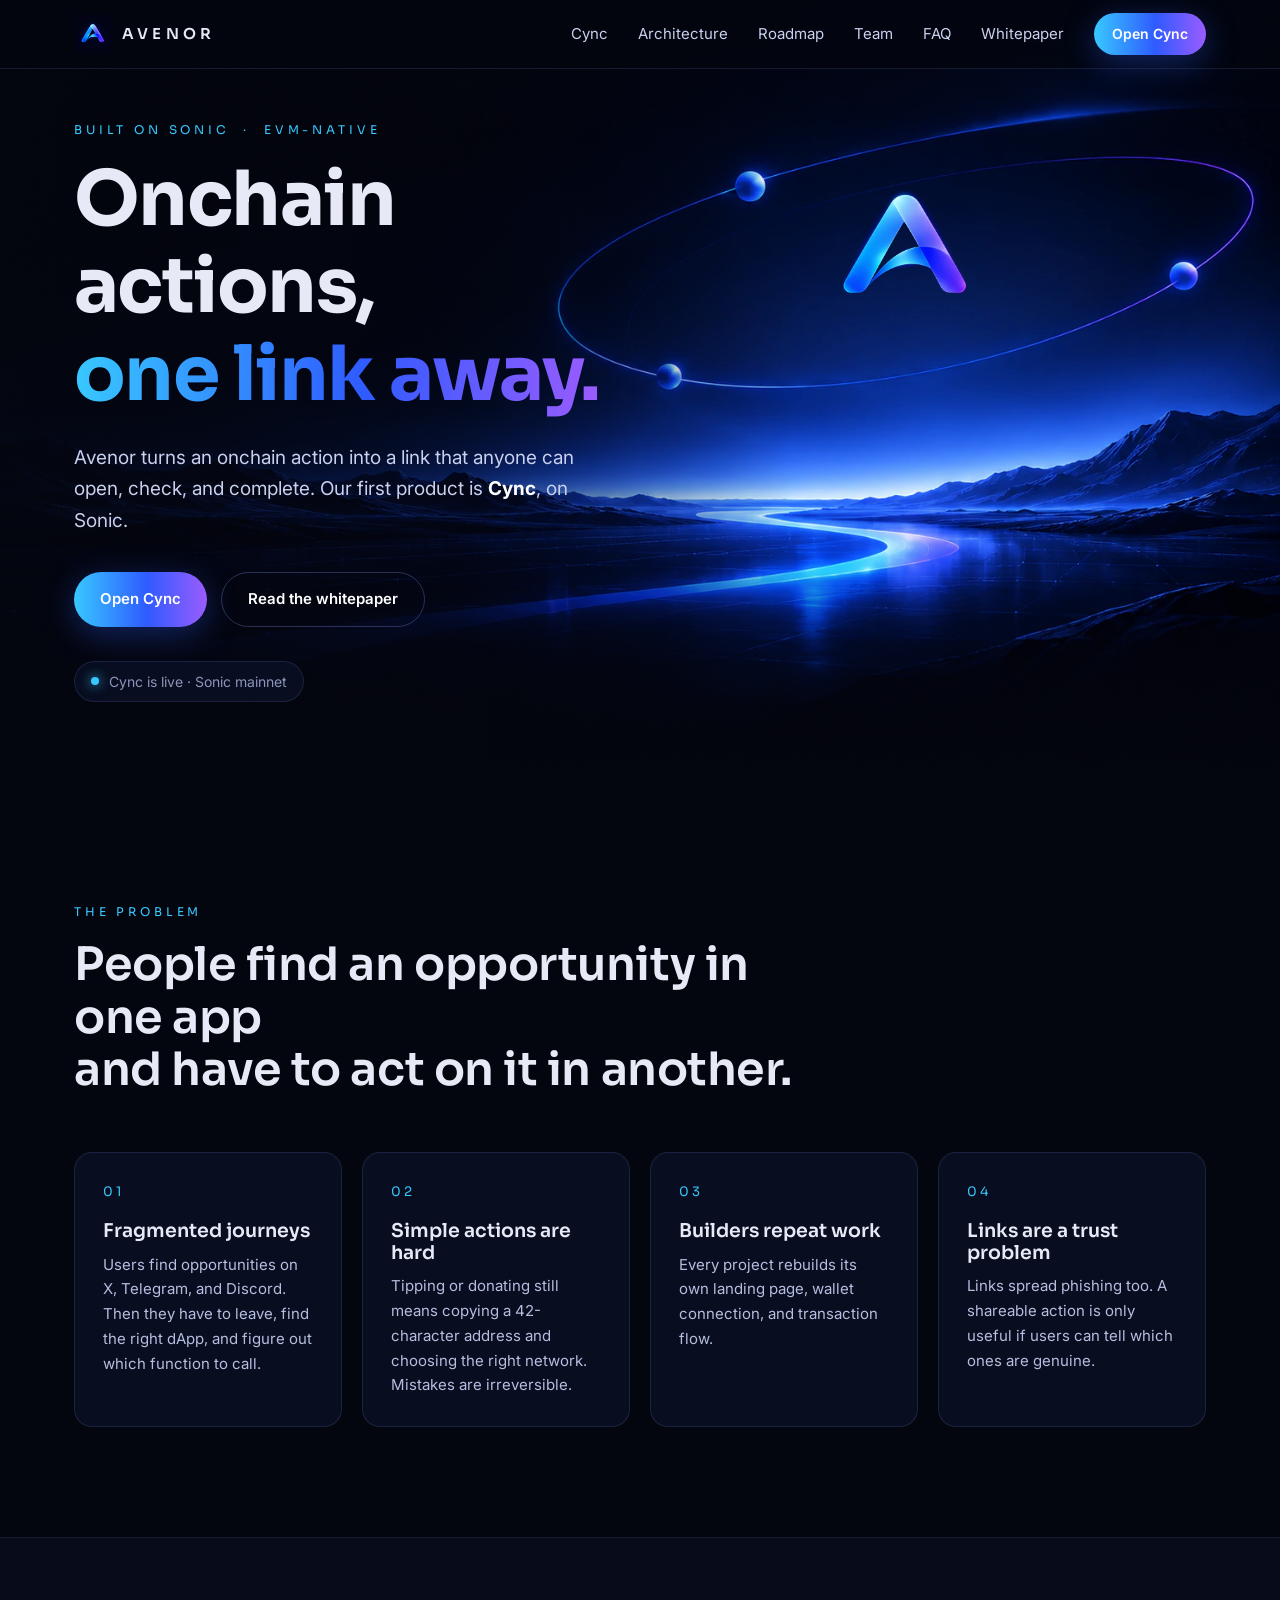
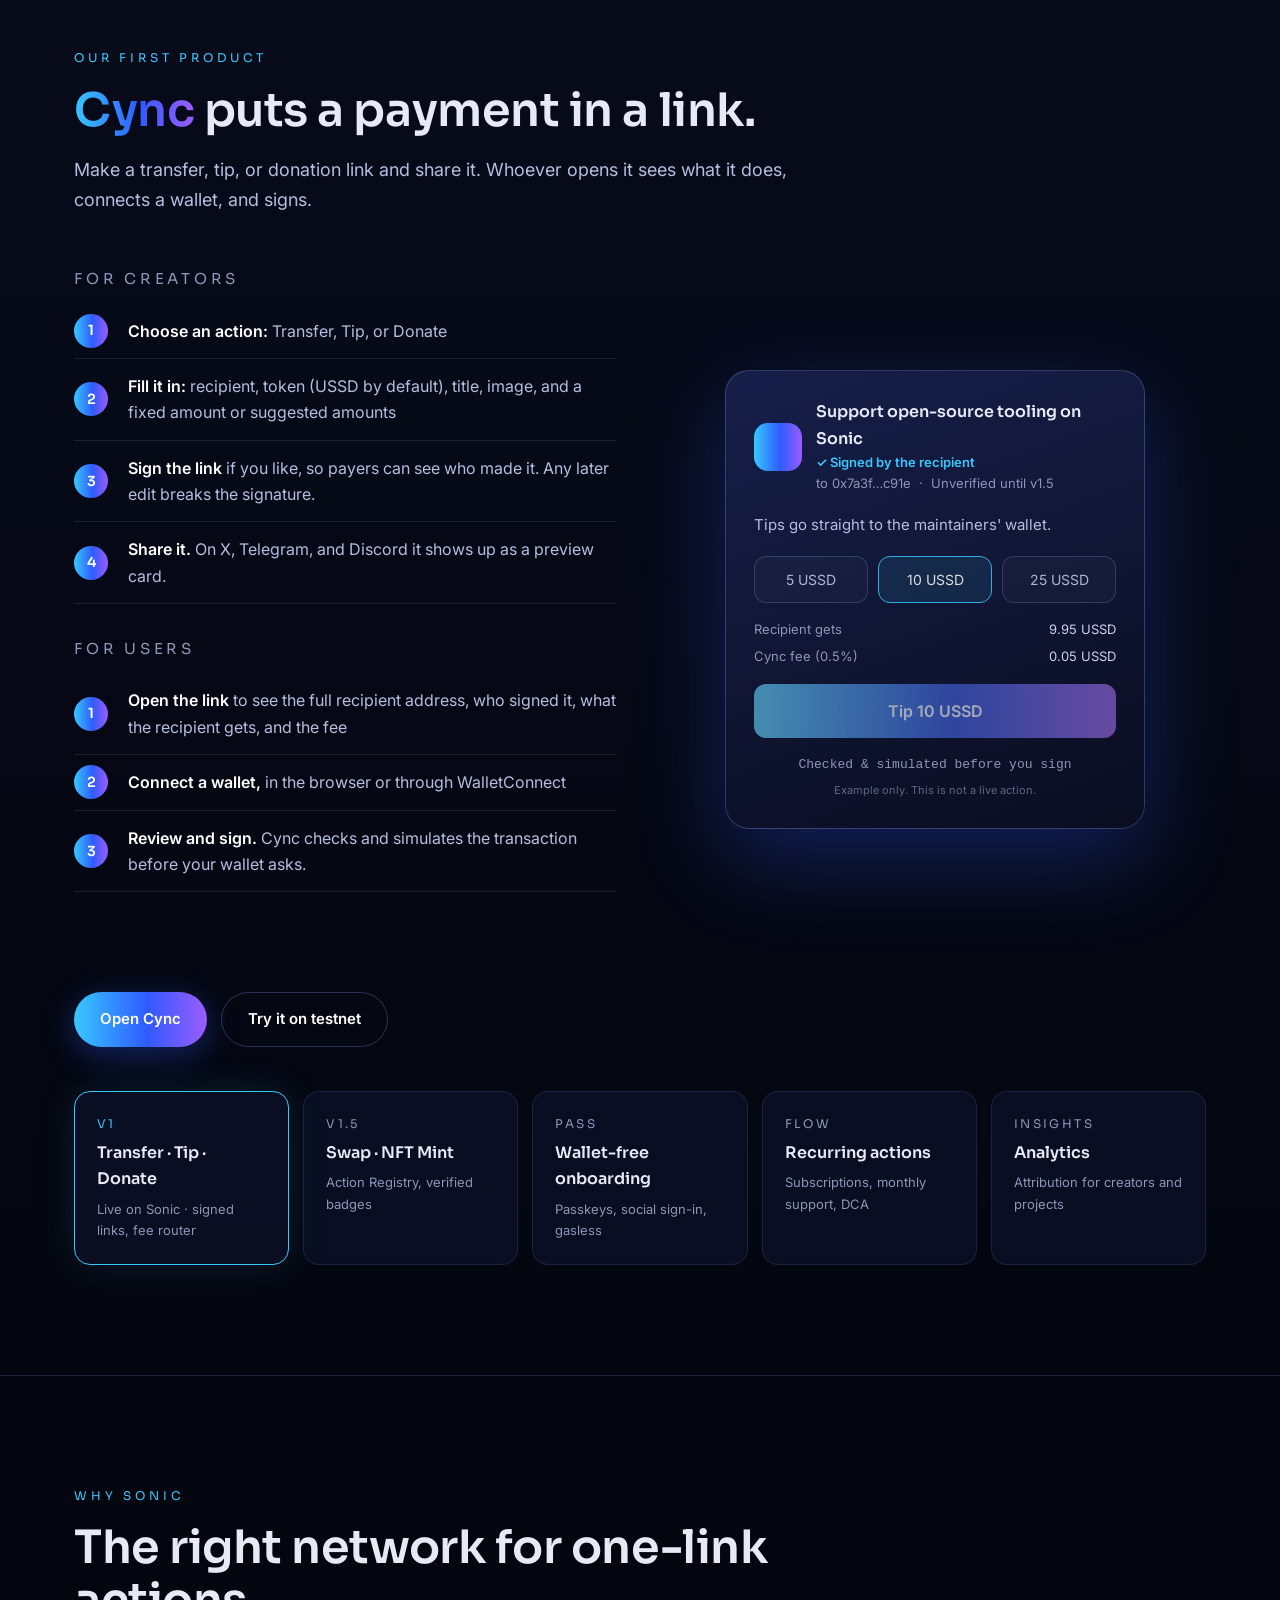
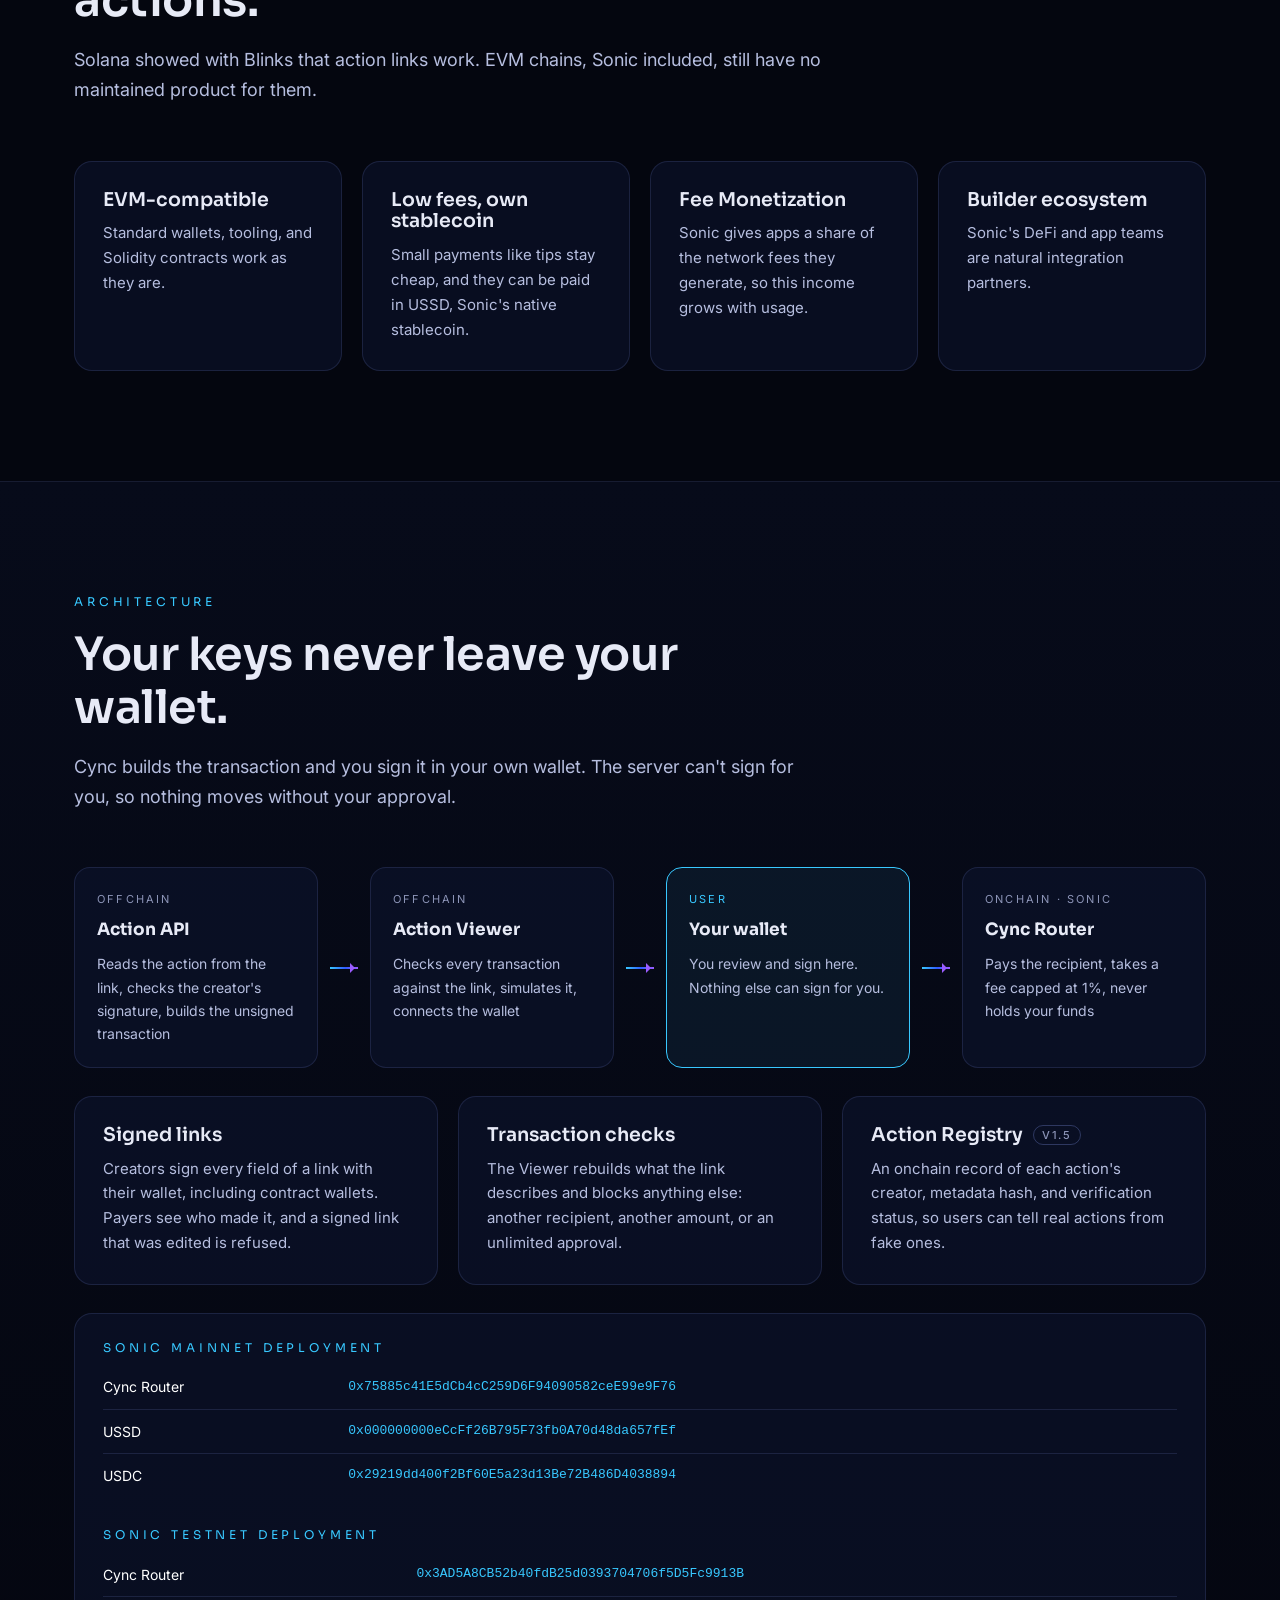
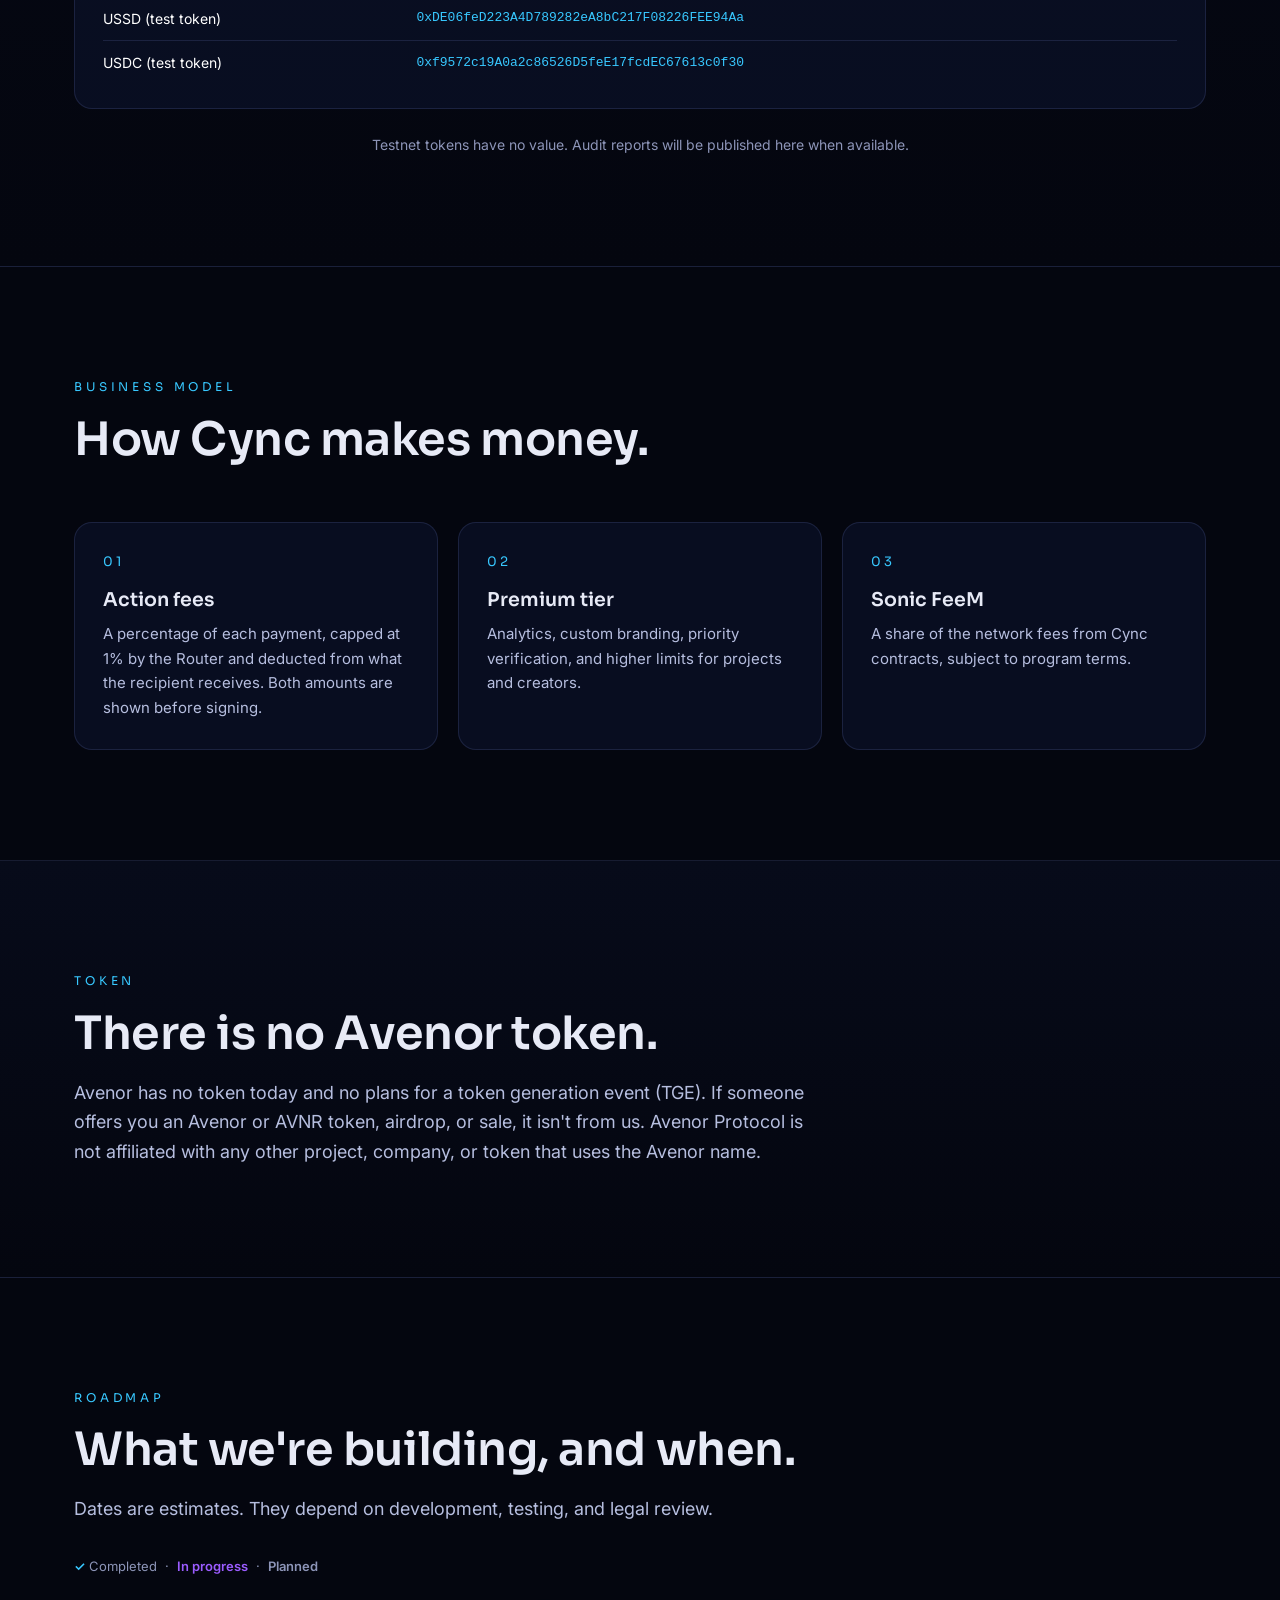
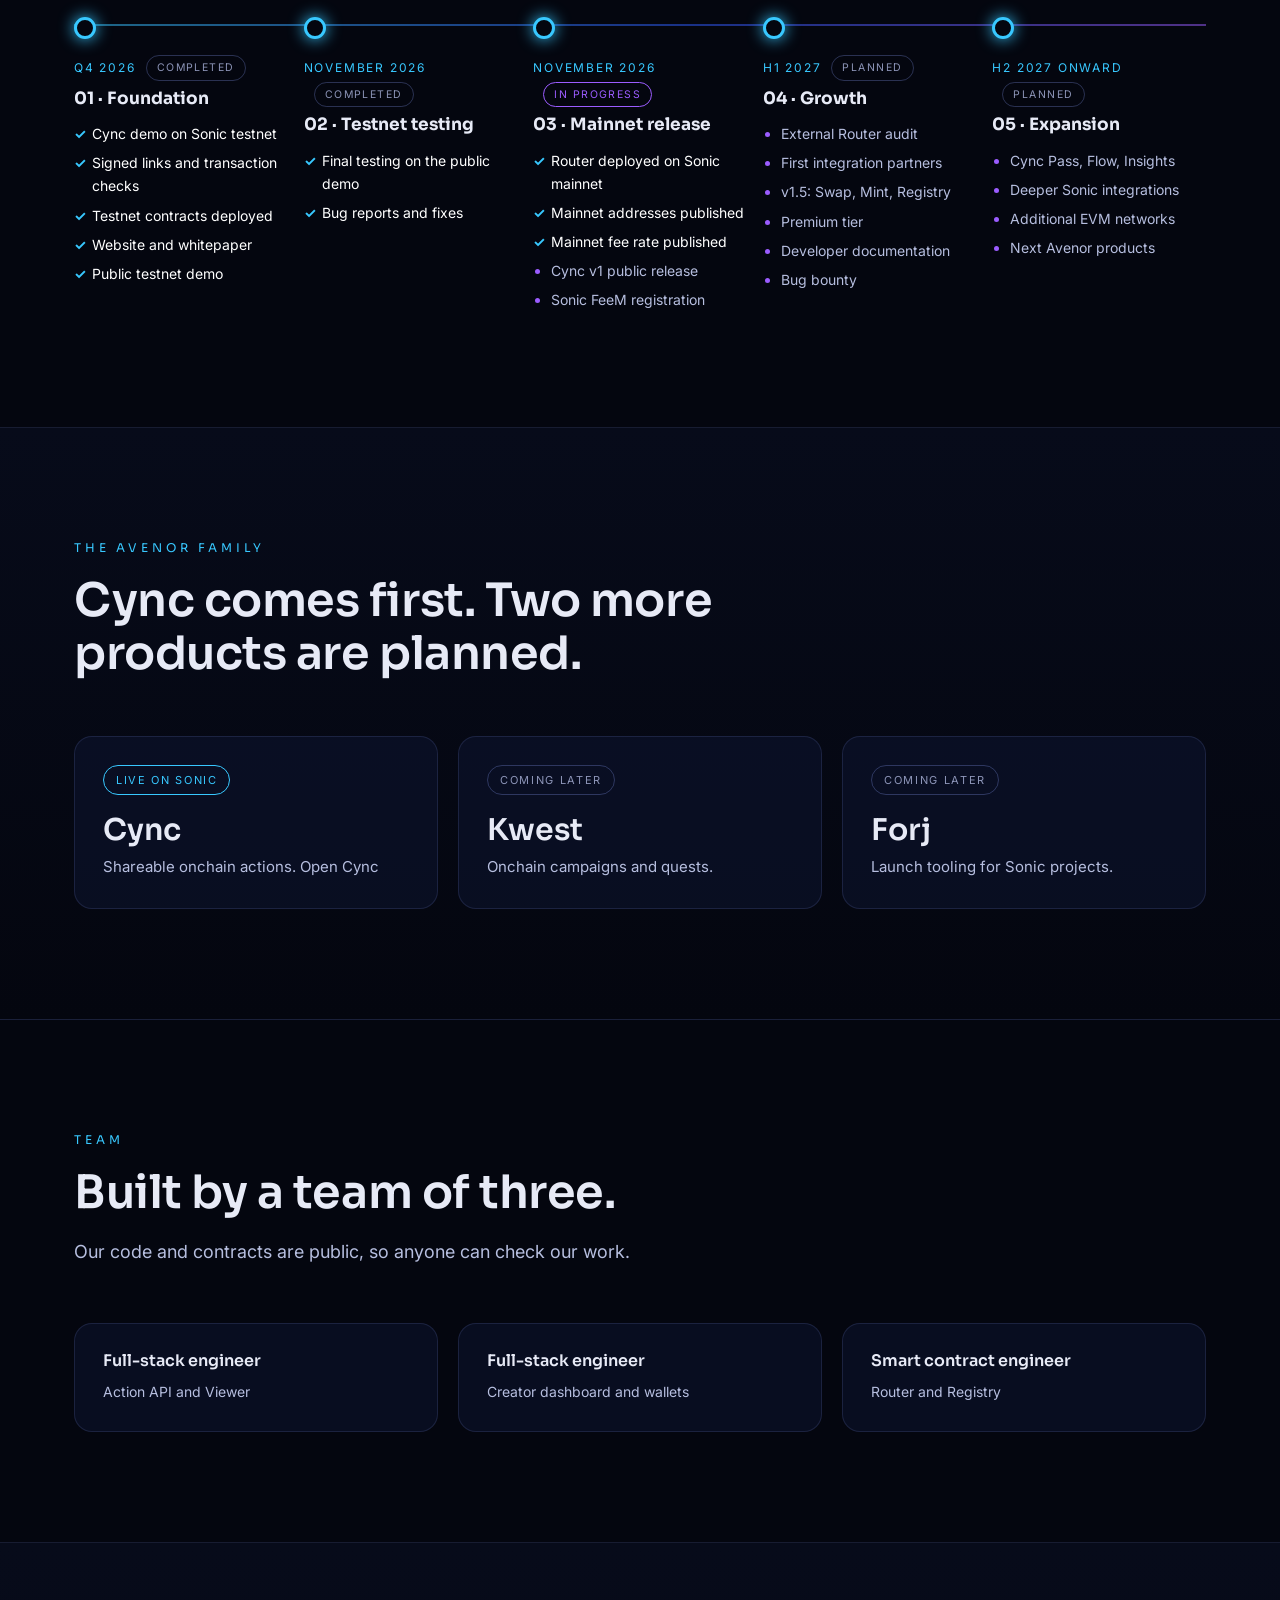
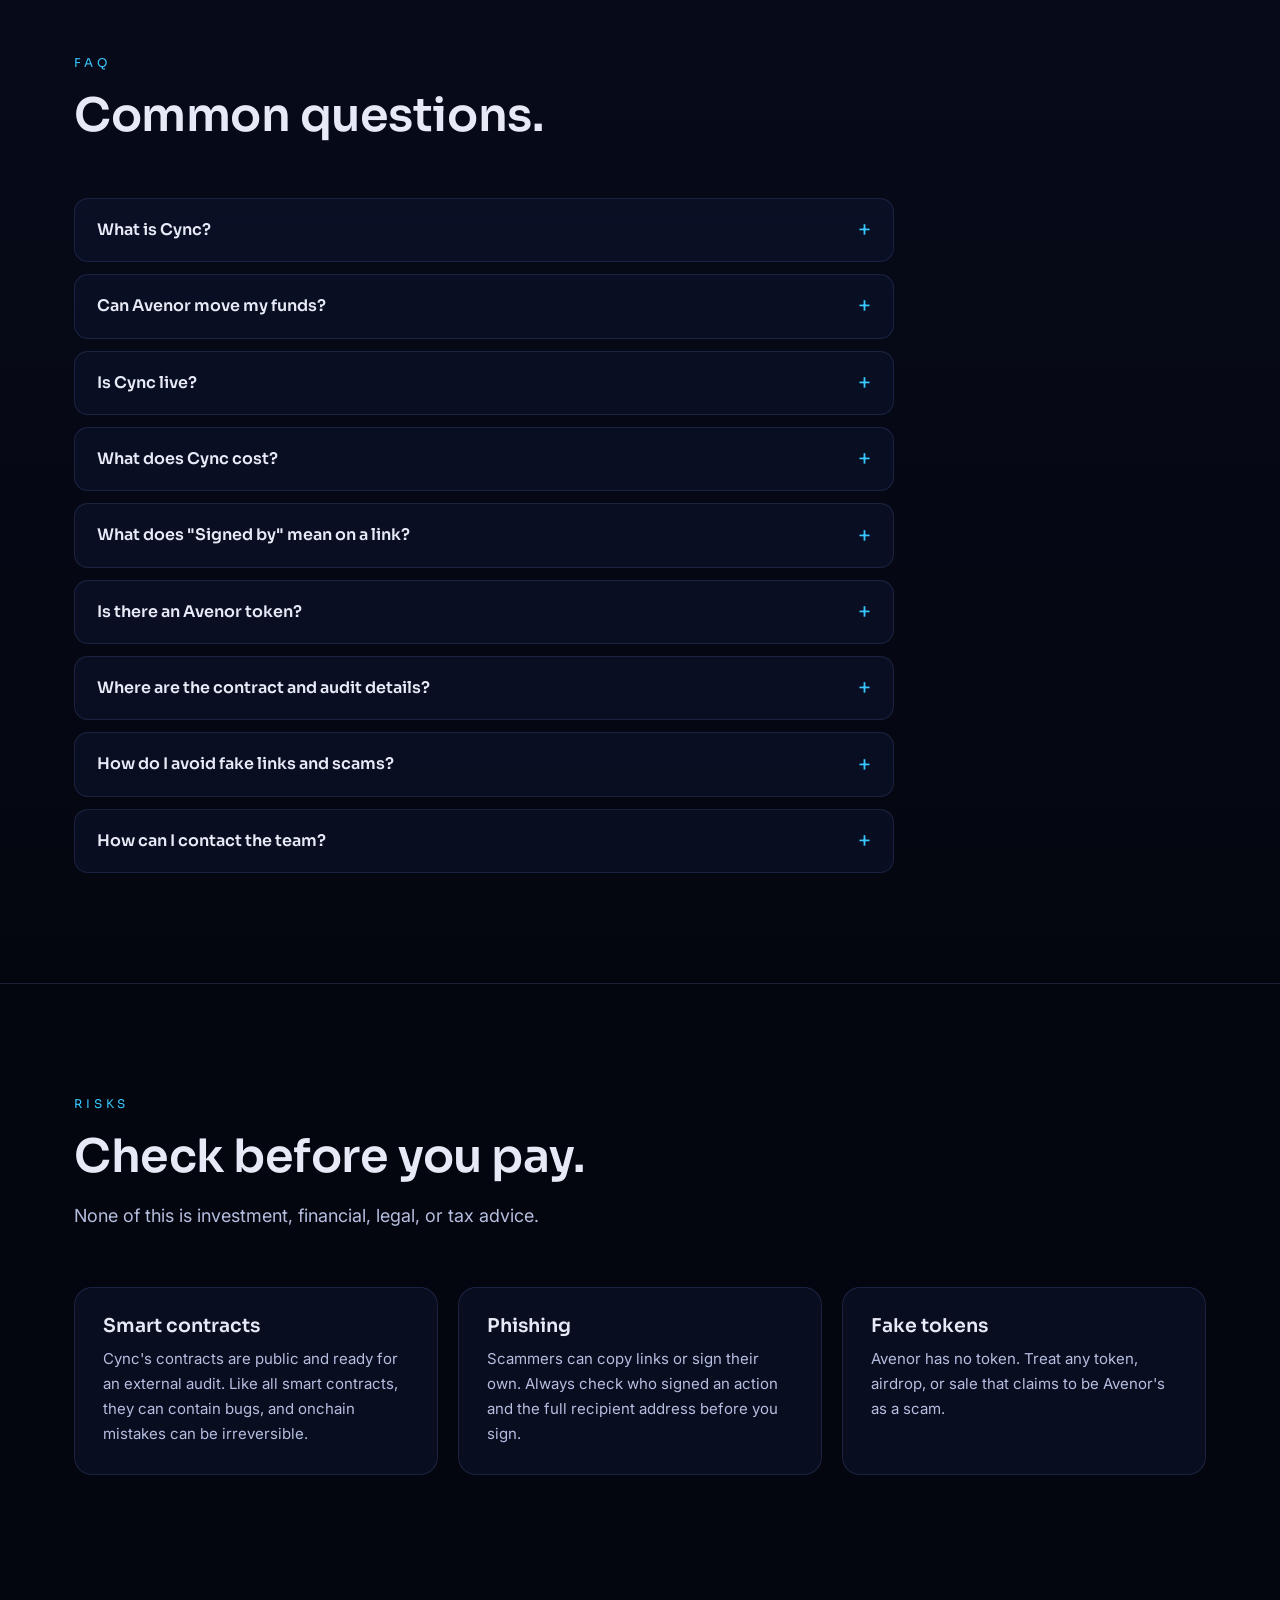
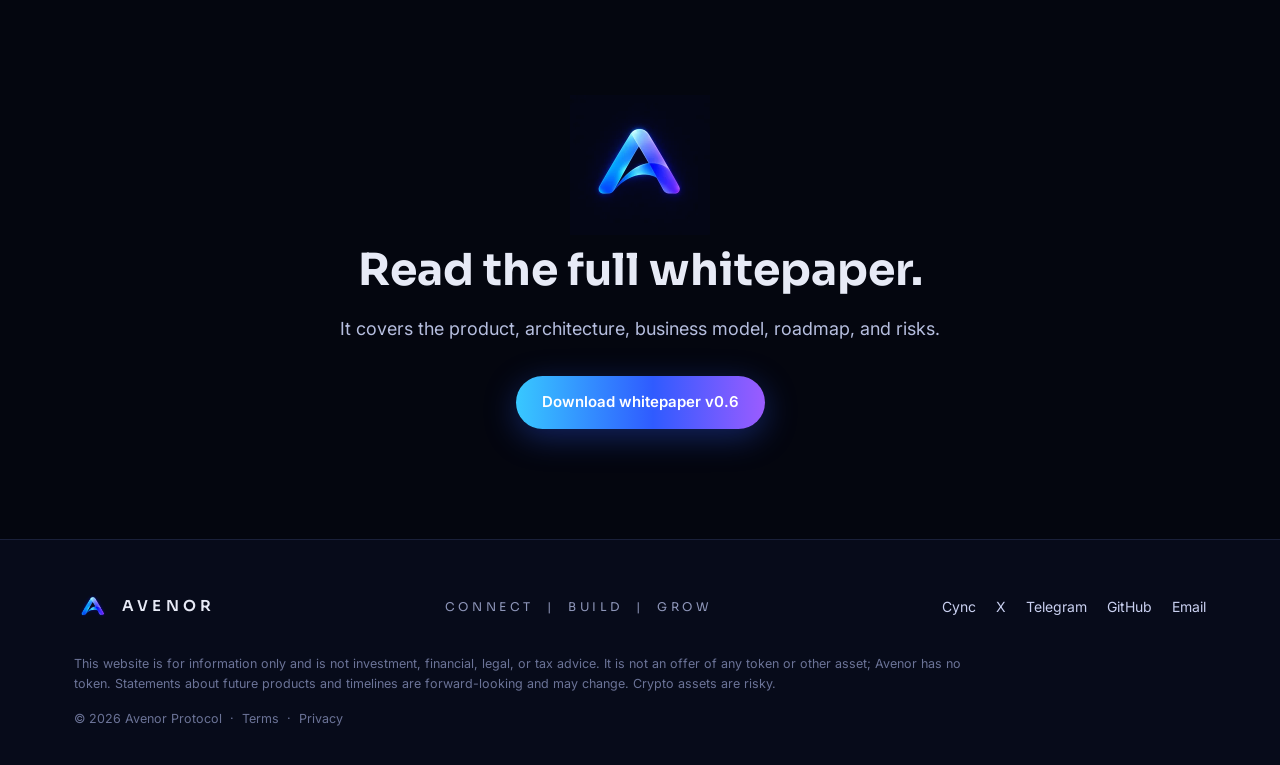
<file: index.html>
<!doctype html>
<html lang="en">
<head>
<meta charset="utf-8">
<meta name="viewport" content="width=device-width, initial-scale=1">
<title>Avenor Protocol | Onchain actions, one link away</title>
<meta name="description" content="Avenor turns an onchain action into a link that anyone can open, check, and complete. Our first product is Cync, on Sonic.">
<meta property="og:title" content="Avenor Protocol">
<meta property="og:description" content="Onchain actions, one link away. Built on Sonic.">
<meta property="og:image" content="https://avenor-protocol.com/assets/og-banner.jpg">
<meta property="og:image:width" content="1600">
<meta property="og:image:height" content="613">
<meta property="og:url" content="https://avenor-protocol.com/">
<meta property="og:type" content="website">
<link rel="canonical" href="https://avenor-protocol.com/">
<meta name="twitter:card" content="summary_large_image">
<meta name="twitter:image" content="https://avenor-protocol.com/assets/og-banner.jpg">
<meta name="twitter:title" content="Avenor Protocol">
<meta name="twitter:description" content="Onchain actions, one link away. Built on Sonic.">
<meta name="theme-color" content="#04060f">
<!-- Custom domain: avenor-protocol.com (also set in CNAME, robots.txt and sitemap.xml). -->
<link rel="icon" type="image/png" href="assets/favicon.png">
<link rel="apple-touch-icon" href="assets/apple-touch-icon.png">
<link rel="preconnect" href="https://fonts.googleapis.com">
<link rel="preconnect" href="https://fonts.gstatic.com" crossorigin>
<link href="https://fonts.googleapis.com/css2?family=Sora:wght@300;400;600;700&family=Inter:wght@400;500;600&display=swap" rel="stylesheet">
<link rel="stylesheet" href="styles.css">
<script>document.documentElement.classList.add('js')</script>
</head>
<body>

<header class="nav">
  <div class="wrap nav-inner">
    <a href="#top" class="brand"><img src="assets/logo-sm.webp" alt="" width="38" height="38"><span>AVENOR</span></a>
    <button class="nav-toggle" aria-label="Menu" aria-expanded="false"><span></span><span></span></button>
    <nav class="nav-links">
      <a href="#cync">Cync</a>
      <a href="#architecture">Architecture</a>
      <a href="#roadmap">Roadmap</a>
      <a href="#team">Team</a>
      <a href="#faq">FAQ</a>
      <a href="assets/Avenor_Whitepaper_v0.6.pdf" target="_blank" rel="noopener">Whitepaper</a>
      <a href="https://cync.avenor-protocol.com" class="btn btn-sm" target="_blank" rel="noopener">Open Cync</a>
    </nav>
  </div>
</header>

<main id="top">

<!-- Hero -->
<section class="hero">
  <div class="hero-bg" aria-hidden="true">
    <img class="hero-img" src="assets/hero.webp" alt="" width="1672" height="941" fetchpriority="high" decoding="async">
    <img class="hero-logo" src="assets/logo.webp" alt="" width="600" height="600">
  </div>
  <div class="wrap hero-grid">
    <div class="hero-copy reveal">
      <div class="kicker">Built on Sonic &nbsp;·&nbsp; EVM-native</div>
      <h1>Onchain actions,<br><span class="grad">one link away.</span></h1>
      <p class="lead">Avenor turns an onchain action into a link that anyone can open, check, and complete. Our first product is <strong>Cync</strong>, on Sonic.</p>
      <div class="cta">
        <a href="https://cync.avenor-protocol.com" class="btn" target="_blank" rel="noopener">Open Cync</a>
        <a href="assets/Avenor_Whitepaper_v0.6.pdf" class="btn btn-ghost" target="_blank" rel="noopener">Read the whitepaper</a>
      </div>
      <div class="status"><span class="dot"></span>Cync is live · Sonic mainnet</div>
    </div>
  </div>
</section>

<!-- Problem -->
<section class="section" id="problem">
  <div class="wrap">
    <div class="section-head reveal">
      <div class="kicker">The problem</div>
      <h2>People find an opportunity in one app<br>and have to act on it in another.</h2>
    </div>
    <div class="grid-4">
      <article class="card reveal"><div class="num">01</div><h3>Fragmented journeys</h3><p>Users find opportunities on X, Telegram, and Discord. Then they have to leave, find the right dApp, and figure out which function to call.</p></article>
      <article class="card reveal"><div class="num">02</div><h3>Simple actions are hard</h3><p>Tipping or donating still means copying a 42-character address and choosing the right network. Mistakes are irreversible.</p></article>
      <article class="card reveal"><div class="num">03</div><h3>Builders repeat work</h3><p>Every project rebuilds its own landing page, wallet connection, and transaction flow.</p></article>
      <article class="card reveal"><div class="num">04</div><h3>Links are a trust problem</h3><p>Links spread phishing too. A shareable action is only useful if users can tell which ones are genuine.</p></article>
    </div>
  </div>
</section>

<!-- Cync -->
<section class="section section-alt" id="cync">
  <div class="wrap">
    <div class="section-head reveal">
      <div class="kicker">Our first product</div>
      <h2><span class="grad">Cync</span> puts a payment in a link.</h2>
      <p class="sub">Make a transfer, tip, or donation link and share it. Whoever opens it sees what it does, connects a wallet, and signs.</p>
    </div>

    <div class="cync-grid">
      <div class="steps reveal">
        <h3 class="steps-title">For creators</h3>
        <ol>
          <li><b>Choose an action:</b> Transfer, Tip, or Donate</li>
          <li><b>Fill it in:</b> recipient, token (USSD by default), title, image, and a fixed amount or suggested amounts</li>
          <li><b>Sign the link</b> if you like, so payers can see who made it. Any later edit breaks the signature.</li>
          <li><b>Share it.</b> On X, Telegram, and Discord it shows up as a preview card.</li>
        </ol>
        <h3 class="steps-title">For users</h3>
        <ol>
          <li><b>Open the link</b> to see the full recipient address, who signed it, what the recipient gets, and the fee</li>
          <li><b>Connect a wallet,</b> in the browser or through WalletConnect</li>
          <li><b>Review and sign.</b> Cync checks and simulates the transaction before your wallet asks.</li>
        </ol>
      </div>

      <div class="action-card reveal" aria-label="Example Cync action">
        <div class="ac-top">
          <div class="ac-avatar"></div>
          <div><div class="ac-name">Support open-source tooling on Sonic</div><div class="ac-by"><span class="badge">✓ Signed by the recipient</span><br>to 0x7a3f…c91e &nbsp;·&nbsp; Unverified until v1.5</div></div>
        </div>
        <p class="ac-desc">Tips go straight to the maintainers' wallet.</p>
        <div class="ac-amounts"><button type="button" disabled>5 USSD</button><button type="button" class="on" disabled>10 USSD</button><button type="button" disabled>25 USSD</button></div>
        <dl class="ac-review"><dt>Recipient gets</dt><dd>9.95 USSD</dd><dt>Cync fee (0.5%)</dt><dd>0.05 USSD</dd></dl>
        <div class="ac-sign" aria-disabled="true">Tip 10 USSD</div>
        <div class="ac-link">Checked &amp; simulated before you sign</div>
        <div class="ac-note">Example only. This is not a live action.</div>
      </div>
    </div>

    <div class="cta reveal" style="margin:36px 0 44px">
      <a href="https://cync.avenor-protocol.com" class="btn" target="_blank" rel="noopener">Open Cync</a>
      <a href="https://testnet.cync.avenor-protocol.com" class="btn btn-ghost" target="_blank" rel="noopener">Try it on testnet</a>
    </div>

    <div class="phases reveal">
      <div class="phase now"><span>v1</span><b>Transfer · Tip · Donate</b><small>Live on Sonic · signed links, fee router</small></div>
      <div class="phase"><span>v1.5</span><b>Swap · NFT Mint</b><small>Action Registry, verified badges</small></div>
      <div class="phase"><span>Pass</span><b>Wallet-free onboarding</b><small>Passkeys, social sign-in, gasless</small></div>
      <div class="phase"><span>Flow</span><b>Recurring actions</b><small>Subscriptions, monthly support, DCA</small></div>
      <div class="phase"><span>Insights</span><b>Analytics</b><small>Attribution for creators and projects</small></div>
    </div>
  </div>
</section>

<!-- Why Sonic -->
<section class="section" id="sonic">
  <div class="wrap">
    <div class="section-head reveal">
      <div class="kicker">Why Sonic</div>
      <h2>The right network for one-link actions.</h2>
      <p class="sub">Solana showed with Blinks that action links work. EVM chains, Sonic included, still have no maintained product for them.</p>
    </div>
    <div class="grid-4">
      <article class="card reveal"><h3>EVM-compatible</h3><p>Standard wallets, tooling, and Solidity contracts work as they are.</p></article>
      <article class="card reveal"><h3>Low fees, own stablecoin</h3><p>Small payments like tips stay cheap, and they can be paid in USSD, Sonic's native stablecoin.</p></article>
      <article class="card reveal"><h3>Fee Monetization</h3><p>Sonic gives apps a share of the network fees they generate, so this income grows with usage.</p></article>
      <article class="card reveal"><h3>Builder ecosystem</h3><p>Sonic's DeFi and app teams are natural integration partners.</p></article>
    </div>
  </div>
</section>

<!-- Architecture -->
<section class="section section-alt" id="architecture">
  <div class="wrap">
    <div class="section-head reveal">
      <div class="kicker">Architecture</div>
      <h2>Your keys never leave your wallet.</h2>
      <p class="sub">Cync builds the transaction and you sign it in your own wallet. The server can't sign for you, so nothing moves without your approval.</p>
    </div>

    <div class="flow reveal">
      <div class="node"><small>Offchain</small><b>Action API</b><p>Reads the action from the link, checks the creator's signature, builds the unsigned transaction</p></div>
      <div class="arrow"></div>
      <div class="node"><small>Offchain</small><b>Action Viewer</b><p>Checks every transaction against the link, simulates it, connects the wallet</p></div>
      <div class="arrow"></div>
      <div class="node node-user"><small>User</small><b>Your wallet</b><p>You review and sign here. Nothing else can sign for you.</p></div>
      <div class="arrow"></div>
      <div class="node"><small>Onchain · Sonic</small><b>Cync Router</b><p>Pays the recipient, takes a fee capped at 1%, never holds your funds</p></div>
    </div>

    <div class="grid-3">
      <article class="card reveal"><h3>Signed links</h3><p>Creators sign every field of a link with their wallet, including contract wallets. Payers see who made it, and a signed link that was edited is refused.</p></article>
      <article class="card reveal"><h3>Transaction checks</h3><p>The Viewer rebuilds what the link describes and blocks anything else: another recipient, another amount, or an unlimited approval.</p></article>
      <article class="card reveal"><h3>Action Registry <small class="soon">v1.5</small></h3><p>An onchain record of each action's creator, metadata hash, and verification status, so users can tell real actions from fake ones.</p></article>
    </div>

    <div class="deploy reveal">
      <div class="kicker">Sonic mainnet deployment</div>
      <table>
        <tbody>
          <tr><td>Cync Router</td><td><a href="https://sonicscan.org/address/0x75885c41E5dCb4cC259D6F94090582ceE99e9F76" target="_blank" rel="noopener">0x75885c41E5dCb4cC259D6F94090582ceE99e9F76</a></td></tr>
          <tr><td>USSD</td><td><a href="https://sonicscan.org/address/0x000000000eCcFf26B795F73fb0A70d48da657fEf" target="_blank" rel="noopener">0x000000000eCcFf26B795F73fb0A70d48da657fEf</a></td></tr>
          <tr><td>USDC</td><td><a href="https://sonicscan.org/address/0x29219dd400f2Bf60E5a23d13Be72B486D4038894" target="_blank" rel="noopener">0x29219dd400f2Bf60E5a23d13Be72B486D4038894</a></td></tr>
        </tbody>
      </table>
      <div class="kicker" style="margin-top:28px">Sonic testnet deployment</div>
      <table>
        <tbody>
          <tr><td>Cync Router</td><td><a href="https://testnet.sonicscan.org/address/0x3AD5A8CB52b40fdB25d0393704706f5D5Fc9913B" target="_blank" rel="noopener">0x3AD5A8CB52b40fdB25d0393704706f5D5Fc9913B</a></td></tr>
          <tr><td>USSD (test token)</td><td><a href="https://testnet.sonicscan.org/address/0xDE06feD223A4D789282eA8bC217F08226FEE94Aa" target="_blank" rel="noopener">0xDE06feD223A4D789282eA8bC217F08226FEE94Aa</a></td></tr>
          <tr><td>USDC (test token)</td><td><a href="https://testnet.sonicscan.org/address/0xf9572c19A0a2c86526D5feE17fcdEC67613c0f30" target="_blank" rel="noopener">0xf9572c19A0a2c86526D5feE17fcdEC67613c0f30</a></td></tr>
        </tbody>
      </table>
    </div>
    <p class="note reveal">Testnet tokens have no value. Audit reports will be published here when available.</p>
  </div>
</section>

<!-- Business model -->
<section class="section" id="model">
  <div class="wrap">
    <div class="section-head reveal">
      <div class="kicker">Business model</div>
      <h2>How Cync makes money.</h2>
    </div>
    <div class="grid-3">
      <article class="card reveal"><div class="num">01</div><h3>Action fees</h3><p>A percentage of each payment, capped at 1% by the Router and deducted from what the recipient receives. Both amounts are shown before signing.</p></article>
      <article class="card reveal"><div class="num">02</div><h3>Premium tier</h3><p>Analytics, custom branding, priority verification, and higher limits for projects and creators.</p></article>
      <article class="card reveal"><div class="num">03</div><h3>Sonic FeeM</h3><p>A share of the network fees from Cync contracts, subject to program terms.</p></article>
    </div>
  </div>
</section>

<!-- Token -->
<section class="section section-alt" id="token">
  <div class="wrap">
    <div class="section-head reveal">
      <div class="kicker">Token</div>
      <h2>There is no Avenor token.</h2>
      <p class="sub">Avenor has no token today and no plans for a token generation event (TGE). If someone offers you an Avenor or AVNR token, airdrop, or sale, it isn't from us. Avenor Protocol is not affiliated with any other project, company, or token that uses the Avenor name.</p>
    </div>
  </div>
</section>

<!-- Roadmap -->
<section class="section" id="roadmap">
  <div class="wrap">
    <div class="section-head reveal">
      <div class="kicker">Roadmap</div>
      <h2>What we're building, and when.</h2>
      <p class="sub">Dates are estimates. They depend on development, testing, and legal review.</p>
    </div>
    <p class="legend reveal"><b class="lg-done">✓</b> Completed &nbsp;·&nbsp; <b class="lg-active">In progress</b> &nbsp;·&nbsp; <b>Planned</b></p>
    <div class="timeline">
      <div class="tl reveal"><span class="tl-q">Q4 2026</span><span class="tl-state">Completed</span><h3>01 · Foundation</h3><ul><li class="done">Cync demo on Sonic testnet<span class="sr"> (completed)</span></li><li class="done">Signed links and transaction checks<span class="sr"> (completed)</span></li><li class="done">Testnet contracts deployed<span class="sr"> (completed)</span></li><li class="done">Website and whitepaper<span class="sr"> (completed)</span></li><li class="done">Public testnet demo<span class="sr"> (completed)</span></li></ul></div>
      <div class="tl reveal"><span class="tl-q">November 2026</span><span class="tl-state">Completed</span><h3>02 · Testnet testing</h3><ul><li class="done">Final testing on the public demo<span class="sr"> (completed)</span></li><li class="done">Bug reports and fixes<span class="sr"> (completed)</span></li></ul></div>
      <div class="tl reveal"><span class="tl-q">November 2026</span><span class="tl-state is-active">In progress</span><h3>03 · Mainnet release</h3><ul><li class="done">Router deployed on Sonic mainnet<span class="sr"> (completed)</span></li><li class="done">Mainnet addresses published<span class="sr"> (completed)</span></li><li class="done">Mainnet fee rate published<span class="sr"> (completed)</span></li><li>Cync v1 public release</li><li>Sonic FeeM registration</li></ul></div>
      <div class="tl reveal"><span class="tl-q">H1 2027</span><span class="tl-state">Planned</span><h3>04 · Growth</h3><ul><li>External Router audit</li><li>First integration partners</li><li>v1.5: Swap, Mint, Registry</li><li>Premium tier</li><li>Developer documentation</li><li>Bug bounty</li></ul></div>
      <div class="tl reveal"><span class="tl-q">H2 2027 onward</span><span class="tl-state">Planned</span><h3>05 · Expansion</h3><ul><li>Cync Pass, Flow, Insights</li><li>Deeper Sonic integrations</li><li>Additional EVM networks</li><li>Next Avenor products</li></ul></div>
    </div>
  </div>
</section>

<!-- Future products -->
<section class="section section-alt" id="products">
  <div class="wrap">
    <div class="section-head reveal">
      <div class="kicker">The Avenor family</div>
      <h2>Cync comes first. Two more products are planned.</h2>
    </div>
    <div class="grid-3">
      <article class="card product reveal"><span class="tag tag-live">Live on Sonic</span><h3>Cync</h3><p>Shareable onchain actions. <a href="https://cync.avenor-protocol.com" target="_blank" rel="noopener">Open Cync</a></p></article>
      <article class="card product reveal"><span class="tag">Coming later</span><h3>Kwest</h3><p>Onchain campaigns and quests.</p></article>
      <article class="card product reveal"><span class="tag">Coming later</span><h3>Forj</h3><p>Launch tooling for Sonic projects.</p></article>
    </div>
  </div>
</section>

<!-- Team -->
<section class="section" id="team">
  <div class="wrap">
    <div class="section-head reveal">
      <div class="kicker">Team</div>
      <h2>Built by a team of three.</h2>
      <p class="sub">Our code and contracts are public, so anyone can check our work.</p>
    </div>
    <div class="grid-3">
      <article class="card role reveal"><h3>Full-stack engineer</h3><p>Action API and Viewer</p></article>
      <article class="card role reveal"><h3>Full-stack engineer</h3><p>Creator dashboard and wallets</p></article>
      <article class="card role reveal"><h3>Smart contract engineer</h3><p>Router and Registry</p></article>
    </div>
  </div>
</section>

<!-- FAQ -->
<section class="section section-alt" id="faq">
  <div class="wrap">
    <div class="section-head reveal">
      <div class="kicker">FAQ</div>
      <h2>Common questions.</h2>
    </div>
    <div class="faq reveal">
      <details><summary>What is Cync?</summary><p>Cync turns a transfer, tip, or donation into a single link. Whoever opens it sees what it does, connects a wallet, and signs.</p></details>
      <details><summary>Can Avenor move my funds?</summary><p>No. The Action API only builds an unsigned transaction. You sign it in your own wallet after reviewing it, and nothing else can sign for you. Always read what your wallet shows.</p></details>
      <details><summary>Is Cync live?</summary><p>Yes. Cync is live on Sonic mainnet at <a href="https://cync.avenor-protocol.com" target="_blank" rel="noopener">cync.avenor-protocol.com</a>. A demo with free test tokens is also available at <a href="https://testnet.cync.avenor-protocol.com" target="_blank" rel="noopener">testnet.cync.avenor-protocol.com</a>; get them from its <a href="https://testnet.cync.avenor-protocol.com/faucet" target="_blank" rel="noopener">faucet page</a>. Testnet tokens have no real value.</p></details>
      <details><summary>What does Cync cost?</summary><p>A percentage of each payment, capped at 1% by the Cync Router. The payer pays the amount shown, and the fee comes out of what the recipient receives. You see both numbers before you sign. The fee on Sonic mainnet is 0.5%. The testnet demo charges 1%.</p></details>
      <details><summary>What does "Signed by" mean on a link?</summary><p>The creator signed the link with their wallet. You can see which address made it, and any edit to the link breaks the signature. It tells you who made the link, though, and nothing about whether they're trustworthy. Every link is marked "Unverified" until the Action Registry arrives in v1.5, so always check the recipient address.</p></details>
      <details><summary>Is there an Avenor token?</summary><p>No. Avenor has no token and no plans for a token generation event (TGE). Treat any token, airdrop, or sale that claims to be Avenor's as a scam.</p></details>
      <details><summary>Where are the contract and audit details?</summary><p>The mainnet and testnet addresses are in the Architecture section above. We'll publish audit reports here once an audit is complete.</p></details>
      <details><summary>How do I avoid fake links and scams?</summary><p>Only trust links shared from our official channels: this website (avenor-protocol.com), the Cync app (cync.avenor-protocol.com), its testnet demo (testnet.cync.avenor-protocol.com), <a href="https://x.com/Avenor_Protocol" target="_blank" rel="noopener">X</a>, <a href="https://t.me/avenor_protocol_official" target="_blank" rel="noopener">Telegram</a>, and <a href="https://github.com/avenor-protocol" target="_blank" rel="noopener">GitHub</a>. We will never ask for your seed phrase or private keys.</p></details>
      <details><summary>How can I contact the team?</summary><p>Email <a href="mailto:avenor.protocol@gmail.com">avenor.protocol@gmail.com</a> or message us on Telegram.</p></details>
    </div>
  </div>
</section>

<!-- Risks -->
<section class="section" id="risks">
  <div class="wrap">
    <div class="section-head reveal">
      <div class="kicker">Risks</div>
      <h2>Check before you pay.</h2>
      <p class="sub">None of this is investment, financial, legal, or tax advice.</p>
    </div>
    <div class="grid-3">
      <article class="card reveal"><h3>Smart contracts</h3><p>Cync's contracts are public and ready for an external audit. Like all smart contracts, they can contain bugs, and onchain mistakes can be irreversible.</p></article>
      <article class="card reveal"><h3>Phishing</h3><p>Scammers can copy links or sign their own. Always check who signed an action and the full recipient address before you sign.</p></article>
      <article class="card reveal"><h3>Fake tokens</h3><p>Avenor has no token. Treat any token, airdrop, or sale that claims to be Avenor's as a scam.</p></article>
    </div>
  </div>
</section>

<!-- CTA -->
<section class="section final">
  <div class="wrap final-inner reveal">
    <img src="assets/logo-sm.webp" alt="" width="140" height="140" loading="lazy">
    <h2>Read the full whitepaper.</h2>
    <p class="sub">It covers the product, architecture, business model, roadmap, and risks.</p>
    <a href="assets/Avenor_Whitepaper_v0.6.pdf" class="btn" target="_blank" rel="noopener">Download whitepaper v0.6</a>
  </div>
</section>

</main>

<footer class="footer">
  <div class="wrap">
    <div class="foot-top">
      <a href="#top" class="brand"><img src="assets/logo-sm.webp" alt="" width="38" height="38" loading="lazy"><span>AVENOR</span></a>
      <div class="motto">CONNECT &nbsp;|&nbsp; BUILD &nbsp;|&nbsp; GROW</div>
      <div class="socials">
        <a href="https://cync.avenor-protocol.com" target="_blank" rel="noopener" aria-label="Cync app">Cync</a>
        <a href="https://x.com/Avenor_Protocol" target="_blank" rel="noopener" aria-label="X (Twitter)">X</a>
        <a href="https://t.me/avenor_protocol_official" target="_blank" rel="noopener" aria-label="Telegram">Telegram</a>
        <a href="https://github.com/avenor-protocol" target="_blank" rel="noopener" aria-label="GitHub">GitHub</a>
        <a href="mailto:avenor.protocol@gmail.com" aria-label="Email">Email</a>
      </div>
    </div>
    <p class="legal">This website is for information only and is not investment, financial, legal, or tax advice. It is not an offer of any token or other asset; Avenor has no token. Statements about future products and timelines are forward-looking and may change. Crypto assets are risky.</p>
    <p class="copy">© 2026 Avenor Protocol &nbsp;·&nbsp; <a href="https://cync.avenor-protocol.com/terms" target="_blank" rel="noopener">Terms</a> &nbsp;·&nbsp; <a href="https://cync.avenor-protocol.com/privacy" target="_blank" rel="noopener">Privacy</a></p>
  </div>
</footer>

<script src="main.js"></script>
</body>
</html>
</file>
<file: styles.css>
:root {
  --bg: #04060f;
  --bg-2: #070b1a;
  --panel: rgba(14, 20, 48, .55);
  --line: rgba(140, 160, 255, .14);
  --line-2: rgba(140, 160, 255, .28);
  --ink: #e7eaf6;
  --muted: #8d95b8;
  --cyan: #38c8ff;
  --blue: #2f5bff;
  --violet: #9b5cff;
  --grad: linear-gradient(90deg, var(--cyan), var(--blue) 55%, var(--violet));
  --radius: 18px;
  --wrap: 1180px;
}

* { box-sizing: border-box; }
html { scroll-behavior: smooth; }
body {
  margin: 0;
  background: var(--bg);
  color: var(--ink);
  font: 16px/1.65 Inter, "Segoe UI", system-ui, sans-serif;
  -webkit-font-smoothing: antialiased;
  overflow-x: hidden;
}
img { max-width: 100%; height: auto; display: block; }
a { color: inherit; text-decoration: none; }
h1, h2, h3 { font-family: Sora, Inter, sans-serif; line-height: 1.15; margin: 0; }
p { margin: 0; }

.wrap { max-width: var(--wrap); margin: 0 auto; padding: 0 24px; }
.grad { background: var(--grad); -webkit-background-clip: text; background-clip: text; color: transparent; }
.kicker { font-family: Sora, sans-serif; font-size: 12px; letter-spacing: .32em; text-transform: uppercase; color: var(--cyan); margin-bottom: 16px; }

/* Buttons */
.btn {
  display: inline-flex; align-items: center; justify-content: center;
  padding: 14px 26px; border-radius: 999px; font-weight: 600; font-size: 15px;
  background: var(--grad); color: #fff;
  box-shadow: 0 8px 32px rgba(47, 91, 255, .35);
  transition: transform .2s, box-shadow .2s;
}
.btn:hover { transform: translateY(-2px); box-shadow: 0 12px 40px rgba(47, 91, 255, .5); }
.btn-ghost { background: transparent; border: 1px solid var(--line-2); box-shadow: none; }
.btn-ghost:hover { border-color: var(--cyan); box-shadow: none; }
.btn-sm { padding: 9px 18px; font-size: 14px; }

/* Nav */
.nav {
  position: fixed; inset: 0 0 auto; z-index: 50;
  background: rgba(4, 6, 15, .7); backdrop-filter: blur(14px); -webkit-backdrop-filter: blur(14px);
  border-bottom: 1px solid var(--line);
}
.nav-inner { display: flex; align-items: center; justify-content: space-between; height: 68px; }
.brand { display: flex; align-items: center; gap: 10px; font-family: Sora, sans-serif; font-weight: 600; letter-spacing: .28em; font-size: 15px; }
.brand img { width: 38px; height: 38px; mix-blend-mode: lighten; }
.nav-links { display: flex; align-items: center; gap: 30px; font-size: 15px; color: #c9d0f0; }
.nav-links a:not(.btn):hover { color: #fff; }
.nav-toggle { display: none; background: none; border: 0; padding: 8px; cursor: pointer; }
.nav-toggle span { display: block; width: 24px; height: 2px; background: #fff; margin: 6px 0; transition: .2s; }

/* Hero */
.hero { position: relative; display: flex; align-items: center; min-height: clamp(640px, 56.25vw, 900px); padding: 120px 0 90px; overflow: hidden; background: var(--bg); }
/* Full-bleed background art: 16:9 box anchored right, never narrower than the hero */
.hero-bg { position: absolute; top: 0; right: 0; height: 100%; min-width: 100%; aspect-ratio: 16 / 9; }
.hero-img { width: 100%; height: 100%; object-fit: cover; object-position: right top; }
/* Logo sits in the centre of the orbit drawn in the artwork */
.hero-logo { position: absolute; left: 73.4%; top: 31.5%; width: 15%; transform: translate(-50%, -50%); mix-blend-mode: lighten; animation: float 6s ease-in-out infinite; }
/* Darken the left for readable text; fade the bottom into the page */
.hero::after {
  content: ""; position: absolute; inset: 0; pointer-events: none;
  background:
    linear-gradient(90deg, rgba(4, 6, 15, .88) 0, rgba(4, 6, 15, .55) 36%, rgba(4, 6, 15, 0) 62%),
    linear-gradient(180deg, rgba(4, 6, 15, .6) 0, rgba(4, 6, 15, 0) 20%, rgba(4, 6, 15, 0) 72%, var(--bg) 100%);
}
.hero-grid { position: relative; z-index: 1; width: 100%; display: grid; grid-template-columns: minmax(0, 620px); }
.hero h1 { font-size: clamp(42px, 6.2vw, 76px); font-weight: 700; letter-spacing: -.02em; }
.lead { margin-top: 24px; font-size: 19px; color: #c9d0f0; max-width: 540px; }
.lead strong { color: #fff; }
.cta { display: flex; flex-wrap: wrap; gap: 14px; margin-top: 36px; }
.status { display: inline-flex; align-items: center; gap: 10px; margin-top: 34px; font-size: 14px; color: var(--muted); border: 1px solid var(--line); border-radius: 999px; padding: 8px 16px; background: var(--panel); }
.dot { width: 8px; height: 8px; border-radius: 50%; background: var(--cyan); box-shadow: 0 0 12px var(--cyan); animation: pulse 2s infinite; }
@keyframes pulse { 50% { opacity: .35; } }

@keyframes float { 50% { transform: translate(-50%, calc(-50% - 10px)); } }

/* Sections */
.section { padding: 110px 0; position: relative; }
.section-alt { background: linear-gradient(180deg, var(--bg-2), var(--bg)); border-top: 1px solid var(--line); border-bottom: 1px solid var(--line); }
.section-head { max-width: 760px; margin-bottom: 56px; }
.section-head h2 { font-size: clamp(30px, 4vw, 46px); font-weight: 600; letter-spacing: -.01em; }
.sub { margin-top: 18px; font-size: 18px; color: #b6bedf; }

.grid-3, .grid-4, .grid-5 { display: grid; gap: 20px; }
.grid-3 { grid-template-columns: repeat(3, 1fr); }
.grid-4 { grid-template-columns: repeat(4, 1fr); }
.grid-5 { grid-template-columns: repeat(5, 1fr); }

.card {
  background: var(--panel); border: 1px solid var(--line); border-radius: var(--radius);
  padding: 28px; transition: border-color .25s, transform .25s;
}
.card:hover { border-color: var(--line-2); transform: translateY(-3px); }
.card h3 { font-size: 19px; font-weight: 600; margin-bottom: 10px; }
.card p { color: #b6bedf; font-size: 15px; }
.num { font-family: Sora, sans-serif; font-size: 13px; color: var(--cyan); letter-spacing: .2em; margin-bottom: 18px; }

/* Cync */
.cync-grid { display: grid; grid-template-columns: 1fr 1fr; gap: 48px; align-items: center; margin-bottom: 64px; }
.steps-title { font-size: 15px; letter-spacing: .25em; text-transform: uppercase; color: var(--muted); margin: 0 0 16px; font-weight: 400; }
.steps ol { list-style: none; counter-reset: s; padding: 0; margin: 0 0 36px; }
.steps li { counter-increment: s; position: relative; padding: 14px 0 14px 54px; border-bottom: 1px solid var(--line); color: #b6bedf; }
.steps li b { color: #fff; font-weight: 600; }
.steps li::before {
  content: counter(s); position: absolute; left: 0; top: 50%; transform: translateY(-50%);
  width: 34px; height: 34px; border-radius: 50%; display: grid; place-items: center;
  font-family: Sora, sans-serif; font-size: 14px; font-weight: 600; background: var(--grad); color: #fff;
}

.action-card {
  max-width: 420px; margin: 0 auto; width: 100%; padding: 28px; border-radius: 24px;
  background: linear-gradient(160deg, rgba(25, 34, 80, .9), rgba(10, 14, 32, .95));
  border: 1px solid var(--line-2); box-shadow: 0 30px 90px rgba(47, 91, 255, .3);
}
.ac-top { display: flex; gap: 14px; align-items: center; }
.ac-avatar { flex: none; width: 48px; height: 48px; border-radius: 14px; background: var(--grad); }
.ac-name { font-family: Sora, sans-serif; font-weight: 600; }
.ac-by { font-size: 13px; color: var(--muted); }
.badge { color: var(--cyan); font-weight: 600; }
.ac-desc { margin: 18px 0; color: #b6bedf; font-size: 15px; }
.ac-amounts { display: grid; grid-template-columns: repeat(3, 1fr); gap: 10px; }
.ac-amounts button { font: inherit; font-size: 14px; color: #c9d0f0; padding: 11px 0; border-radius: 12px; border: 1px solid var(--line-2); background: rgba(255, 255, 255, .03); cursor: default; }
.ac-amounts .on { border-color: var(--cyan); color: #fff; background: rgba(56, 200, 255, .12); }
.ac-review { display: grid; grid-template-columns: 1fr auto; gap: 6px 12px; margin: 16px 0 0; font-size: 13px; }
.ac-review dt { color: var(--muted); }
.ac-review dd { margin: 0; color: #c9d0f0; text-align: right; }
.ac-sign { margin-top: 16px; text-align: center; padding: 14px; border-radius: 12px; background: var(--grad); font-weight: 600; }
.ac-link { margin-top: 16px; font-size: 13px; color: var(--muted); text-align: center; font-family: ui-monospace, Consolas, monospace; }
.ac-note { margin-top: 6px; font-size: 11px; color: #5d6589; text-align: center; }

.phases { display: grid; grid-template-columns: repeat(5, 1fr); gap: 14px; }
.phase { padding: 22px; border-radius: 16px; border: 1px solid var(--line); background: var(--panel); display: flex; flex-direction: column; gap: 6px; }
.phase span { font-family: Sora, sans-serif; font-size: 12px; letter-spacing: .2em; text-transform: uppercase; color: var(--muted); }
.phase b { font-family: Sora, sans-serif; font-size: 16px; font-weight: 600; }
.phase small { color: var(--muted); font-size: 13px; }
.phase.now { border-color: var(--cyan); box-shadow: 0 0 40px rgba(56, 200, 255, .12); }
.phase.now span { color: var(--cyan); }

/* Architecture */
.flow { display: grid; grid-template-columns: 1fr auto 1fr auto 1fr auto 1fr; align-items: stretch; gap: 12px; margin-bottom: 28px; }
.node { padding: 22px; border-radius: 16px; border: 1px solid var(--line); background: var(--panel); }
.node small { display: block; font-size: 11px; letter-spacing: .2em; text-transform: uppercase; color: var(--muted); margin-bottom: 8px; }
.node b { display: block; font-family: Sora, sans-serif; font-size: 17px; margin-bottom: 8px; }
.node p { font-size: 14px; color: #b6bedf; }
.node-user { border-color: var(--cyan); background: rgba(56, 200, 255, .07); }
.node-user small { color: var(--cyan); }
.arrow { align-self: center; width: 28px; height: 2px; background: var(--grad); position: relative; }
.arrow::after { content: ""; position: absolute; right: -2px; top: -4px; border: 5px solid transparent; border-left-color: var(--violet); }

.soon { font-family: Inter, sans-serif; font-size: 11px; font-weight: 500; letter-spacing: .15em; text-transform: uppercase; color: var(--muted); border: 1px solid var(--line-2); border-radius: 999px; padding: 2px 8px; margin-left: 6px; vertical-align: middle; }

/* Testnet deployment */
.deploy { margin-top: 28px; padding: 24px 28px; border-radius: var(--radius); border: 1px solid var(--line); background: var(--panel); }
.deploy .kicker { margin-bottom: 8px; }
.deploy table { width: 100%; border-collapse: collapse; font-size: 14px; }
.deploy td { padding: 10px 16px 10px 0; border-bottom: 1px solid var(--line); color: #b6bedf; }
.deploy tr:last-child td { border-bottom: 0; }
.deploy td:first-child { color: #fff; white-space: nowrap; }
.deploy td:last-child { padding-right: 0; font-family: ui-monospace, Consolas, monospace; font-size: 13px; overflow-wrap: anywhere; }
.deploy a { color: var(--cyan); }
.deploy a:hover { text-decoration: underline; text-underline-offset: 3px; }

/* Token notice */
#token .section-head { margin-bottom: 0; }

/* Roadmap */
.timeline { display: grid; grid-template-columns: repeat(5, 1fr); gap: 16px; position: relative; }
.timeline::before { content: ""; position: absolute; left: 0; right: 0; top: 11px; height: 2px; background: var(--grad); opacity: .5; }
.tl { position: relative; padding-top: 40px; }
.tl::before { content: ""; position: absolute; top: 4px; left: 0; width: 16px; height: 16px; border-radius: 50%; background: var(--bg); border: 3px solid var(--cyan); box-shadow: 0 0 16px var(--cyan); }
.tl-q { font-size: 12px; letter-spacing: .15em; color: var(--cyan); text-transform: uppercase; }
.tl h3 { font-size: 17px; margin: 8px 0 14px; }
.tl ul { margin: 0; padding-left: 18px; color: #b6bedf; font-size: 14px; }
.tl li { margin-bottom: 6px; }
.tl li::marker { color: var(--violet); }

/* Products */
.product h3 { font-size: 30px; margin: 18px 0 8px; }
.tag { display: inline-block; font-size: 11px; letter-spacing: .15em; text-transform: uppercase; padding: 5px 12px; border-radius: 999px; border: 1px solid var(--line-2); color: var(--muted); }
.tag-live { color: var(--cyan); border-color: var(--cyan); }

/* Team */
.role h3 { font-size: 16px; }
.role p { font-size: 14px; }

/* Final CTA */
.final { text-align: center; }
.final-inner { display: flex; flex-direction: column; align-items: center; }
.final img { width: 140px; mix-blend-mode: lighten; margin-bottom: 10px; }
.final h2 { font-size: clamp(30px, 4vw, 44px); }
.final .btn { margin-top: 32px; }

/* Footer */
.footer { border-top: 1px solid var(--line); padding: 48px 0 36px; background: var(--bg-2); }
.foot-top { display: flex; align-items: center; justify-content: space-between; gap: 24px; flex-wrap: wrap; margin-bottom: 28px; }
.motto { font-family: Sora, sans-serif; letter-spacing: .3em; font-size: 12px; color: var(--muted); }
.socials { display: flex; gap: 20px; font-size: 14px; color: #c9d0f0; }
.socials a:hover { color: var(--cyan); }
.legal { font-size: 12.5px; color: #6b7397; max-width: 900px; }
.copy { margin-top: 14px; font-size: 12.5px; color: #6b7397; }

/* Reveal on scroll (only when JS is running) */
.js .reveal { opacity: 0; transform: translateY(24px); transition: opacity .7s ease, transform .7s ease; }
.js .reveal.in { opacity: 1; transform: none; }
@media (prefers-reduced-motion: reduce) {
  .js .reveal { opacity: 1; transform: none; transition: none; }
  .hero-logo, .dot { animation: none; }
  html { scroll-behavior: auto; }
}

/* Responsive */
@media (max-width: 1024px) {
  .grid-4 { grid-template-columns: repeat(2, 1fr); }
  .grid-5 { grid-template-columns: repeat(3, 1fr); }
  .phases { grid-template-columns: repeat(3, 1fr); }
  .timeline { grid-template-columns: 1fr; gap: 0; }
  .timeline::before { left: 7px; right: auto; top: 0; bottom: 0; width: 2px; height: auto; background: linear-gradient(180deg, var(--cyan), var(--violet)); }
  .tl { padding: 0 0 32px 40px; }
  .tl::before { top: 2px; }
  .flow { grid-template-columns: 1fr; }
  .arrow { width: 2px; height: 22px; justify-self: center; background: linear-gradient(180deg, var(--cyan), var(--violet)); }
  .arrow::after { right: -4px; top: auto; bottom: -8px; border-left-color: transparent; border-top-color: var(--violet); }
}

@media (max-width: 820px) {
  .nav-toggle { display: block; }
  .nav-links {
    position: absolute; top: 68px; left: 0; right: 0; flex-direction: column; align-items: stretch; gap: 0;
    background: rgba(4, 6, 15, .97); border-bottom: 1px solid var(--line); padding: 8px 24px 24px;
    display: none;
  }
  .nav-links a { padding: 14px 0; border-bottom: 1px solid var(--line); }
  .nav-links .btn { margin-top: 16px; border: 0; }
  .nav.open .nav-links { display: flex; }
  .nav.open .nav-toggle span:first-child { transform: translateY(4px) rotate(45deg); }
  .nav.open .nav-toggle span:last-child { transform: translateY(-4px) rotate(-45deg); }

  .hero { display: flex; flex-direction: column; align-items: stretch; min-height: 0; padding: 100px 0 0; }
  .hero::after { display: none; }
  .hero-grid, .cync-grid { grid-template-columns: 1fr; }
  .hero-bg { position: relative; order: 2; height: auto; width: 100%; min-width: 0; margin-top: 28px; }
  .hero-bg::after { content: ""; position: absolute; inset: 0; background: linear-gradient(180deg, var(--bg) 0, rgba(4, 6, 15, 0) 28%, rgba(4, 6, 15, 0) 70%, var(--bg) 100%); }
  .hero-logo { width: 20%; z-index: 1; }
  .grid-3 { grid-template-columns: 1fr; }
  .grid-5 { grid-template-columns: repeat(2, 1fr); }
  .phases { grid-template-columns: 1fr 1fr; }
  .section { padding: 80px 0; }
  .deploy { padding: 20px; }
  .deploy td { display: block; padding: 0; border: 0; }
  .deploy tr { display: block; padding: 10px 0; border-bottom: 1px solid var(--line); }
  .deploy tr:last-child { border-bottom: 0; }
}

@media (max-width: 520px) {
  .wrap { padding: 0 16px; }
  .grid-4, .grid-5, .phases { grid-template-columns: 1fr; }
  .lead, .sub { font-size: 16px; }
}

/* ---- Additions: disabled example, roadmap status, FAQ, risks ---- */
.sr { position: absolute; width: 1px; height: 1px; overflow: hidden; clip: rect(0 0 0 0); white-space: nowrap; }
.note { margin-top: 24px; font-size: 14px; color: var(--muted); text-align: center; }

/* Example card is a preview only */
.action-card { user-select: none; }
.ac-amounts button:disabled { cursor: not-allowed; opacity: .85; }
.ac-sign[aria-disabled="true"] { cursor: not-allowed; opacity: .7; filter: saturate(.7); }

/* Roadmap status */
.legend { margin: -24px 0 36px; font-size: 13px; color: var(--muted); }
.legend b { font-weight: 600; }
.lg-done { color: var(--cyan); }
.lg-active { color: var(--violet); }
.tl-state { display: inline-block; margin-left: 10px; font-size: 10.5px; letter-spacing: .14em; text-transform: uppercase; padding: 3px 10px; border-radius: 999px; border: 1px solid var(--line-2); color: var(--muted); vertical-align: middle; }
.tl-state.is-active { color: var(--violet); border-color: var(--violet); }
.tl li.done { list-style: none; position: relative; margin-left: -18px; padding-left: 18px; color: #fff; }
.tl li.done::before { content: "✓"; position: absolute; left: 0; color: var(--cyan); font-weight: 700; }

/* FAQ */
.faq { max-width: 820px; display: grid; gap: 12px; }
.faq details { background: var(--panel); border: 1px solid var(--line); border-radius: 14px; padding: 0 22px; transition: border-color .25s; }
.faq details[open] { border-color: var(--line-2); }
.faq summary { cursor: pointer; list-style: none; padding: 18px 28px 18px 0; font-family: Sora, sans-serif; font-weight: 600; font-size: 16px; position: relative; }
.faq summary::-webkit-details-marker { display: none; }
.faq summary::after { content: "+"; position: absolute; right: 0; top: 50%; transform: translateY(-50%); color: var(--cyan); font-size: 22px; font-weight: 400; }
.faq details[open] summary::after { content: "\2212"; }
.faq summary:focus-visible { outline: 2px solid var(--cyan); outline-offset: 4px; border-radius: 6px; }
.faq details p { padding: 0 0 20px; color: #b6bedf; font-size: 15px; }
.faq details a { color: var(--cyan); text-decoration: underline; text-underline-offset: 3px; }

@media (max-width: 820px) { .legend { margin-top: -16px; } }
</file>
